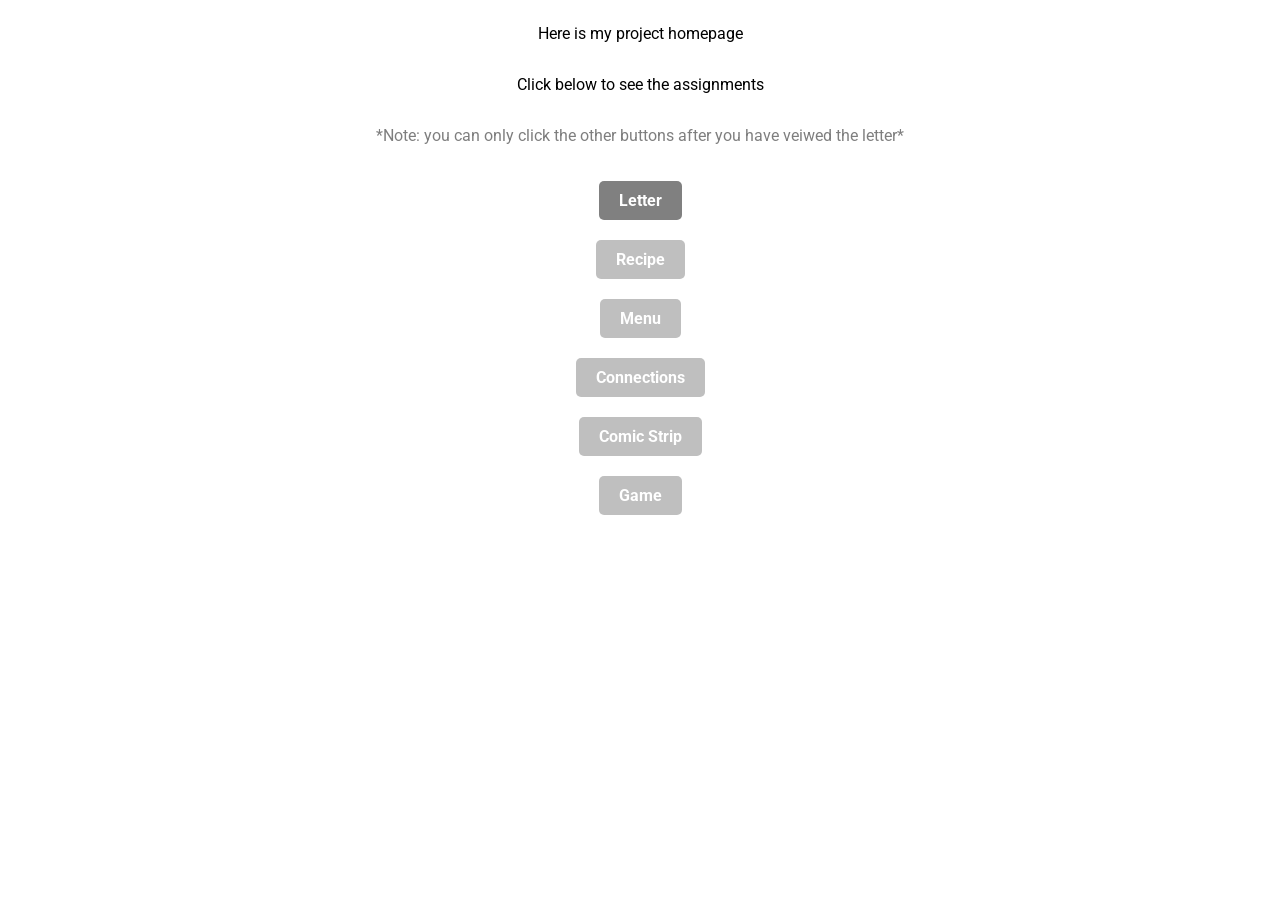
<file: index.html>
<!DOCTYPE html>
<html lang="en">
<!-- https://6somedude7.github.io/EnglishProject/ -->
<head>
  <title>Home Page</title>
  <link rel="stylesheet" href="index.css">
  <link rel="stylesheet" href="General/general.css">
  <link rel="preconnect" href="https://fonts.googleapis.com">
  <link rel="preconnect" href="https://fonts.gstatic.com" crossorigin>
  <link href="https://fonts.googleapis.com/css2?family=Roboto:ital,wght@0,100..900;1,100..900&display=swap" rel="stylesheet">
</head>

<body>
  <div class="headerDiv">
    <p>Here is my project homepage</p>
    <p>Click below to see the assignments</p>
  </div>
  <div class="linksDiv">
    <p>*Note: you can only click the other buttons after you have veiwed the letter*</p>
    <a class="fBtn" href="Letter/letter.html">Letter</a>
    <a class="fBtn locked" href="Recipe/recipe.html">Recipe</a>
    <a class="fBtn locked" href="Menu/menu.html">Menu</a>
    <a class="fBtn locked" href="Connections/connections.html">Connections</a>
    <a class="fBtn locked" href="ComicStrip/comic.html">Comic Strip</a>
    <a class="fBtn locked" href="Game/game.html">Game</a>
  </div>

  <script src="index.js"></script>
</body>
</html>
</file>
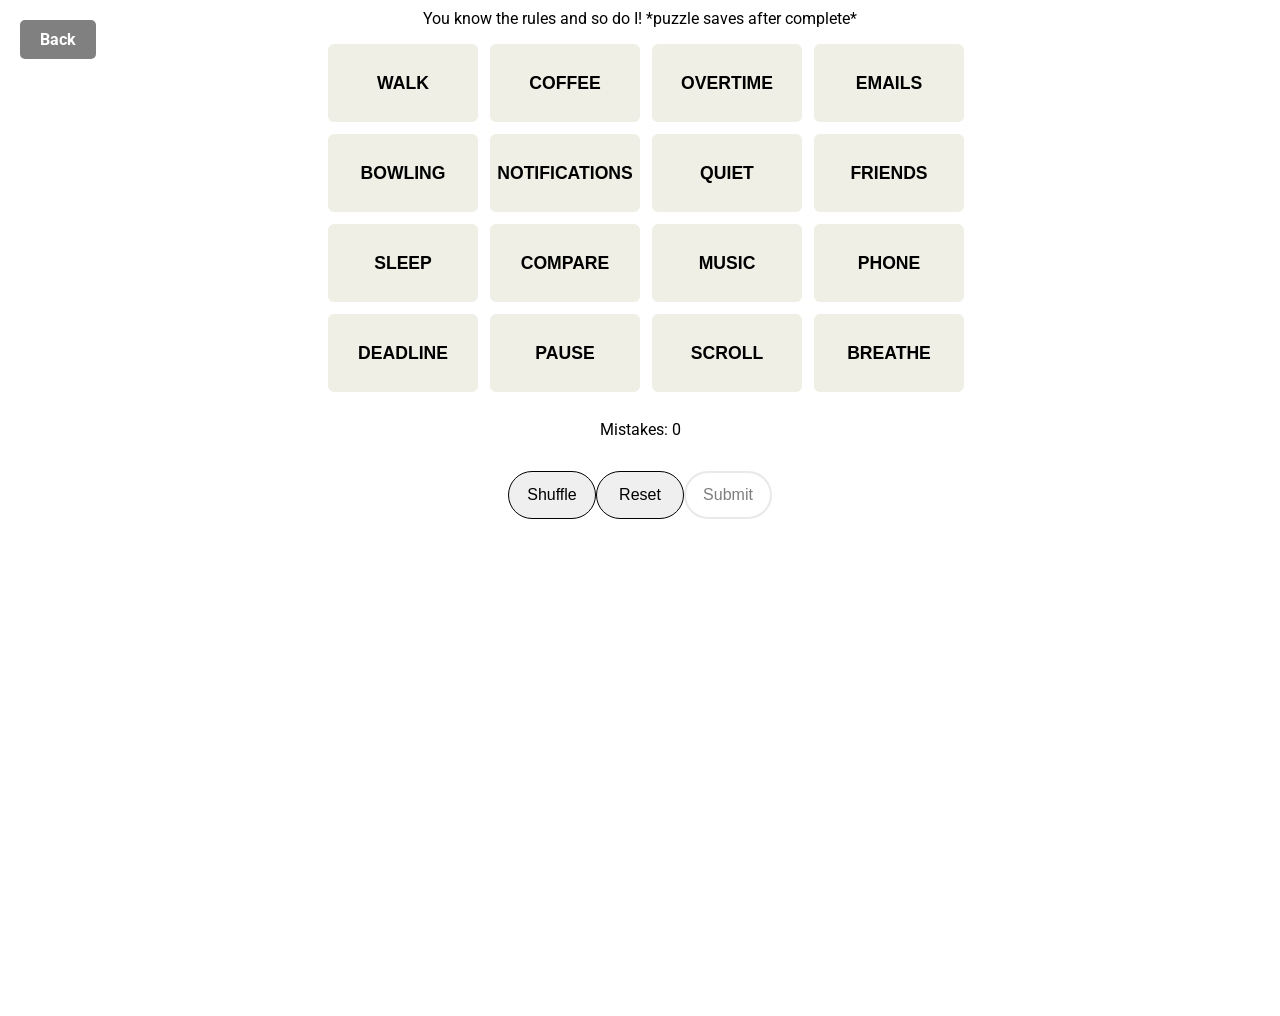
<file: Connections/connections.html>
<!DOCTYPE html>
<html lang="en">

<head>
  <title>Connections</title>
  <link rel="stylesheet" href="connections.css">
  <link rel="stylesheet" href="trasformations.css">
  <link rel="stylesheet" href="../General/general.css">
  <link rel="preconnect" href="https://fonts.googleapis.com">
  <link rel="preconnect" href="https://fonts.gstatic.com" crossorigin>
  <link href="https://fonts.googleapis.com/css2?family=Roboto:ital,wght@0,100..900;1,100..900&display=swap" rel="stylesheet">
</head>

<body>
  
  <div>
    <a class="fBtn" href="../index.html">Back</a>
  </div>



  <div class="mainDiv">
    <p class="rulesP">You know the rules and so do I! *puzzle saves after complete*</p>
    <div class="gameBoard">
      <div class="SolvedDiv">
        <div class="solvedGroup" data-group="0">
          <h3>DOGS</h3>
          <p>A, B, C, D</p>
        </div>
        <div class="solvedGroup" data-group="1">
          <h3>THINGS THAT STRESS PEOPLE</h3>
          <p>W, X, Y, Z</p>
        </div>
        <div class="solvedGroup" data-group="2">
          <h3>WAY PEOPLE REALEAVE STRESS</h3>
          <p>1, 2, 3, 4</p>
        </div>
        <div class="solvedGroup" data-group="3">
          <h3>???</h3>
          <p>PAIN, MORE PAIN, EVEN MORE PAIN, MAX PAIN</p>
        </div>
      </div>
      <div>
        <div class="categorysDiv">
          <!-- 1st category buttons,   
  ["SLEEP", "MUSIC", "BOWLING", "FRIENDS"],
  ["COFFEE", "OVERTIME", "DEADLINE", "EMAILS"],
  ["PHONE", "SCROLL", "COMPARE", "NOTIFICATIONS"],
  ["BREATHE", "WALK", "QUIET", "PAUSE"]-->

          <button class="tile">
            SLEEP
          </button>
          <button class="tile">
            MUSIC
          </button>
          <button class="tile">
            BOWLING
          </button>
          <button class="tile">
            FRIENDS
          </button>
          <!-- 2nd category buttons -->
          <button class="tile">
            COFFEE
          </button>
          <button class="tile">
            OVERTIME
          </button>
          <button class="tile">
            DEADLINE
          </button>
          <button class="tile">
            EMAILS
          </button>
          <!-- 3rd category buttons -->
          <button class="tile">
            PHONE
          </button>
          <button class="tile">
            SCROLL
          </button>
          <button class="tile">
            COMPARE
          </button>
          <button class="tile">
            NOTIFICATIONS
          </button>
          <!-- 4th category buttons -->
          <button class="tile">
            BREATHE
          </button>
          <button class="tile">
            WALK
          </button>
          <button class="tile">
            QUIET
          </button>
          <button class="tile">
            PAUSE
          </button>
        </div>
      </div>
        <div class="mistakesDiv">
          <p class="mistakesP">

          </p>
        </div>
        <div class="submitButtonDiv">
          <button class="shuffleButton" data-group="0">Shuffle</button>
          <button class="shuffleButton" data-group="1">Reset</button>
          <button class="submitButton">Submit</button>
          
        </div>
      </div>
    </div>
    <div class="notSolvedDiv">
    </div>
    <div class="oneAwayPopup" id="oneAwayPopup">
      One away!
    </div>
    <div class="winPopup" id="winPopup">
      <div class="winBox">
        <h2>Puzzle Complete</h2>
        <p>You finished the puzzle.</p>
        <button id="closeWin">Close</button>
      </div>
    </div>
  </div>
  
  <script src="connections.js"></script>
</body>
</html>
</file>
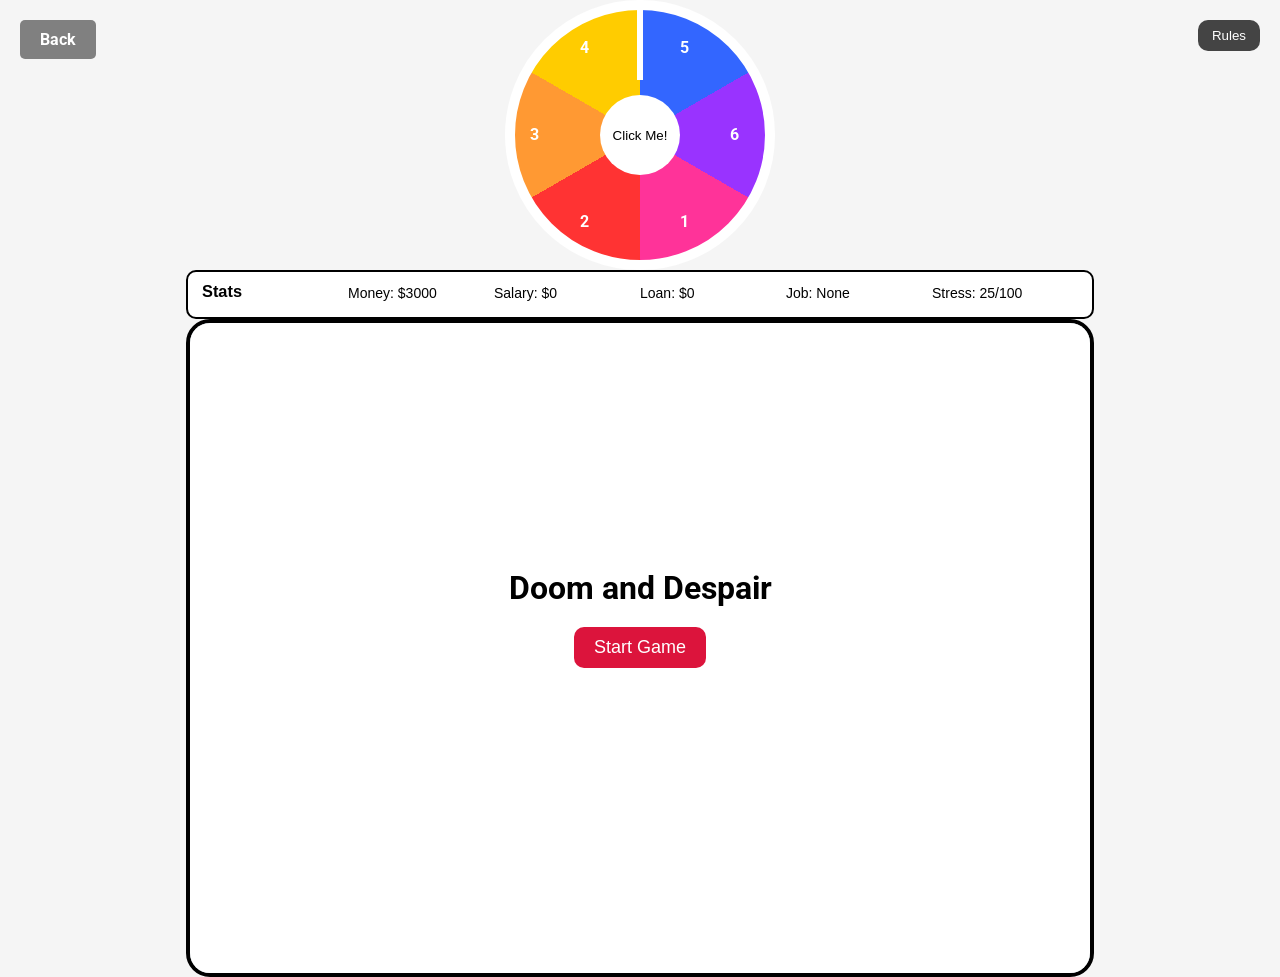
<file: Game/game.html>
<!DOCTYPE html>
<html lang="en">

<head>
  <title>Project Doom and Dispair</title>
  <link rel="stylesheet" href="css/game.css">
  <link rel="stylesheet" href="css/spinner.css">
  <link rel="stylesheet" href="css/rulesPage.css">
  <link rel="stylesheet" href="css/startScreen.css">
  <link rel="stylesheet" href="../General/general.css">
  <link rel="preconnect" href="https://fonts.googleapis.com">
  <link rel="preconnect" href="https://fonts.gstatic.com" crossorigin>
  <link href="https://fonts.googleapis.com/css2?family=Roboto:ital,wght@0,100..900;1,100..900&display=swap" rel="stylesheet">
</head>

<body>
  <div>
    <a class="fBtn" href="../index.html">Back</a>

    <div id="gameContainer">
      <button id="rulesBtn">Rules</button>
      <div id="rulesOverlay" class="hidden">
        <div class="rulesBox">
          <button id="closeRules">✖</button>

          <h2>How to Play</h2>
          <p>🚗 Click on a path at the start: Career or College.</p>
          <p>🎯 Spin the wheel to move your car forward.</p>
          <p>💰 Land on Pay Day spaces to earn money.</p>
          <p>🛑 Stop spaces trigger events.</p>
          <p>🏁 Retire or ... to end the game.</p>
        </div>
      </div>

      <div class="container">
        <div class="spinner-wrapper">
          <div class="pointer"></div>
          <div class="spinner" id="spinner">
            <div class="center"></div>
            <div class="numbers">
              <div class="numbers">
                <span style="--i:1">1</span>
                <span style="--i:2">2</span>
                <span style="--i:3">3</span>
                <span style="--i:4">4</span>
                <span style="--i:5">5</span>
                <span style="--i:6">6</span>
                <button class="spinBtn">Click Me!</button>
              </div>
            </div>
          </div>
        </div>
      </div>


      <div id="statScreen">
        <h3>Stats</h3>
        <p>Money: <span id="moneyStat">$1000</span></p>
        <p>Salary: <span id="salaryStat">$0</span></p>
        <p>Loan: <span id="loanStat">$0</span></p>
        <p>Job: <span id="jobStat">None</span></p>
        <p>Stress: <span id="stressStat">25/100</span></p>
      </div>
      <div class="board">
        <svg id="pathLines"></svg>
        <div id="startOverlay">
          <div class="startBox">
            <h1>Doom and Despair</h1>
            <button id="startBtn">Start Game</button>
          </div>
        </div>

        <div id="pathChoiceOverlay">
          <div class="choiceCard" id="careerChoice">Career</div>
          <div class="choiceCard" id="collegeChoice">College</div>
        </div>
        <div id="jobOverlay">
          <div class="jobBox">
            <h2>Pick a Job</h2>
            <div id="jobCards"></div>
          </div>
        </div>
        <div id="eventOverlay">
          <div id="eventCard">
            <h2 id="eventTitle">Event</h2>
            <p id="eventText"></p>
            <button id="eventCloseBtn">Continue</button>
          </div>
        </div>
        <div id="eventOverlay">
          <div id="eventCard">
            <h2 id="eventTitle">Event</h2>
            <p id="eventText"></p>
            <button id="eventCloseBtn">Continue</button>
          </div>
        </div>
        <div id="stopOverlay">
          <div class="jobBox">
            <h2 id="stopTitle">Choose Path</h2>
            <p id="stopText"></p>
            <div id="stopCards"></div>
          </div>
        </div>
        <div id="player" class="player-car">🚗</div>
      </div>
    </div>
  </div>
  <script src="js/game.js"></script>
  <script src="js/rules.js"></script>
</body>
</html>
</file>
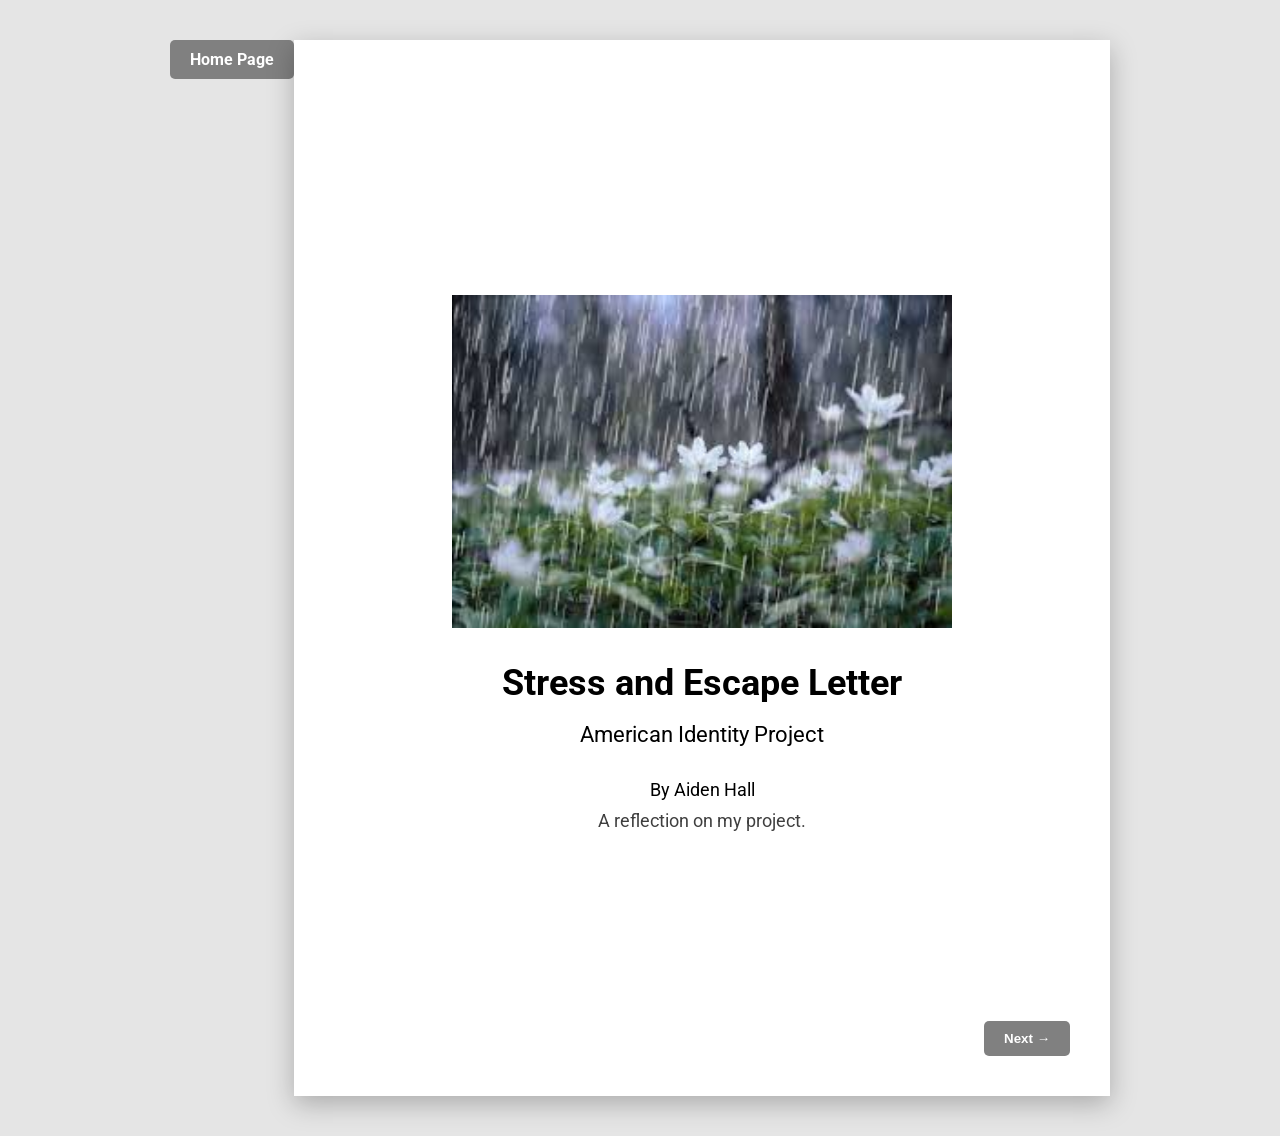
<file: Letter/letter.html>
<!DOCTYPE html>
<html lang="en">
<!-- https://6somedude7.github.io/EnglishProject/ -->
<head>
  <title>Home Page</title>
  <link rel="stylesheet" href="letter.css">
  <link rel="stylesheet" href="../General/general.css">
  <link rel="preconnect" href="https://fonts.googleapis.com">
  <link rel="preconnect" href="https://fonts.gstatic.com" crossorigin>
  <link href="https://fonts.googleapis.com/css2?family=Roboto:ital,wght@0,100..900;1,100..900&display=swap" rel="stylesheet">
</head>

<body>
  <div>
    <a class="fBtn" href="../index.html">Home Page</a>
  </div>

  <main class="paper">
  <section id="letterPage" class="letter-page">
      <p class="no-indent">Dear Viewer,</p>

      <p>Throughout my American Identity project, I explored the idea that modern American identity is often shaped by hard work, stress, pressure, and the search for balance. Many people in America constantly try to balance work, responsibilities, relationships, and hobbies, all while trying to find time for themselves. I wanted my projects to reflect both the pressure people experience and the ways they escape or cope with that pressure.</p>

      <p>Many of my projects use games, entertainment, and technology because I believe these are important parts of modern American life. My Game of Life remake focuses on financial choices, stress, debt, and relationships, while my puzzle game (Connections remake) represents burnout and pressure. My comic focuses on friendship and emotional support, showing how people often rely on others during stressful times. Even my smaller projects connect to creativity and self-expression through design and interaction.</p>

      <p>While working on these projects, I began to understand that American identity is not only about success and ambition, but also about the stress and expectations that often come with them. At the same time, hobbies, games, creativity, and entertainment can help people manage stress and express themselves. I wanted my projects to reflect both sides of that experience.</p>

      <p>This project also helped me grow personally. I improved my coding, design, and problem-solving skills while learning how creative projects can communicate larger ideas about people and society. Overall, this project helped me better understand how stress, technology, entertainment, and individuality all connect to modern American identity.</p>

      <p class="no-indent">Sincerely,<br>Aiden Hall</p>

      <button id="backBtn">← Back</button>

  </section>

  <section id="coverPage" class="cover-page">
    <div class="cover-content">
      <img src="img.jpg">
      <h1>Stress and Escape Letter</h1>
      <h2>American Identity Project</h2>
      <p>By Aiden Hall</p>
      <p class="cover-small">
        A reflection on my project.
      </p>
    </div>

    <button id="nextBtn">Next →</button>
  </section>
</main>

  <script src="letter.js"></script>
</body>
</html>
</file>
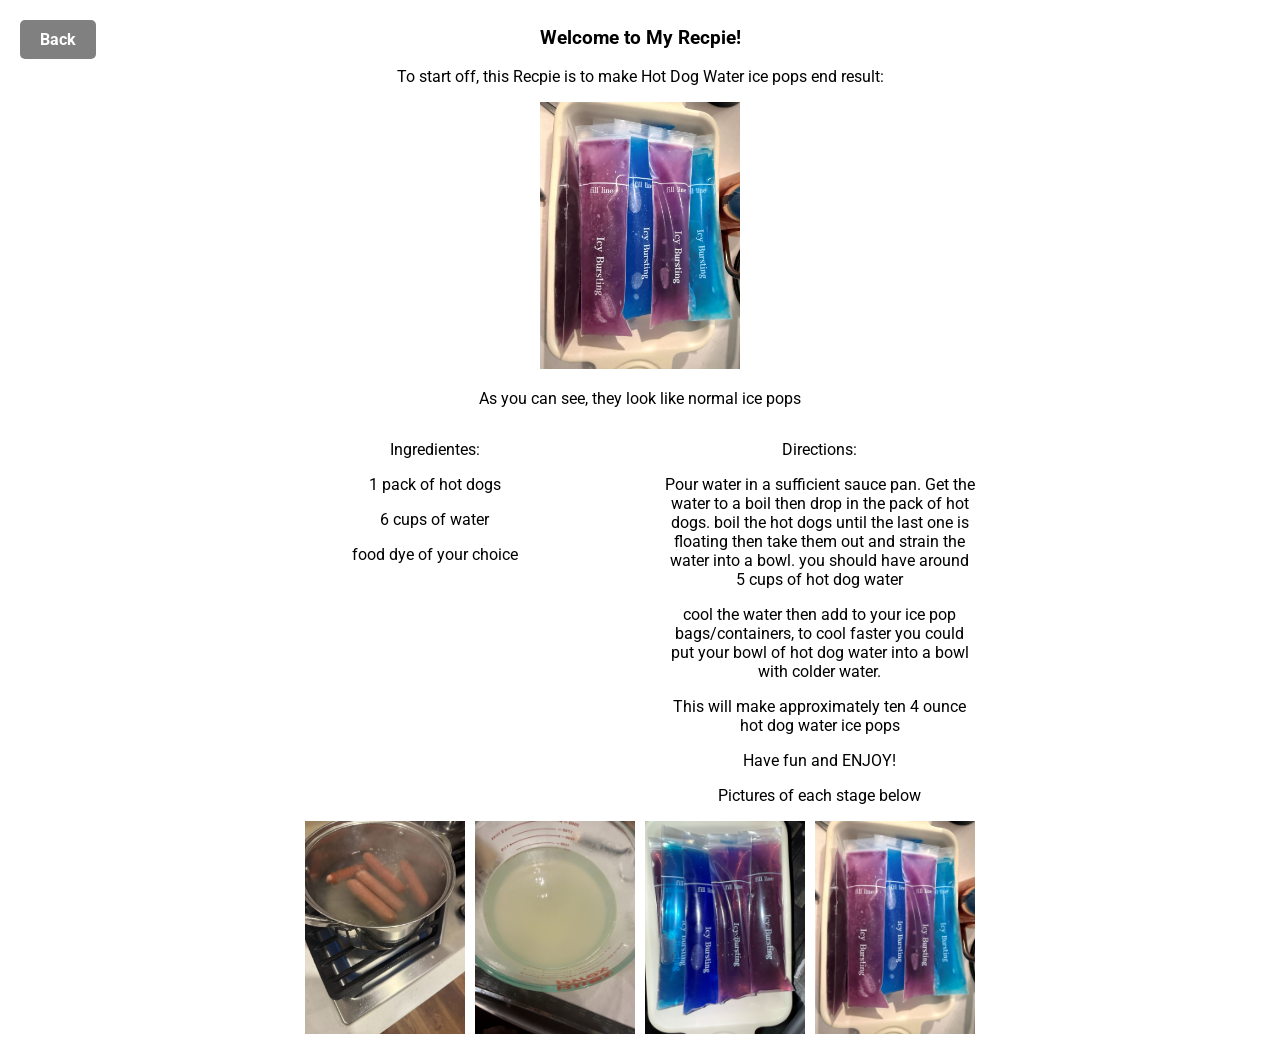
<file: Recipe/recipe.html>
<!DOCTYPE html>
<html lang="en">

<head>
  <title>Recpie</title>
  <link rel="stylesheet" href="recipe.css">
  <link rel="stylesheet" href="../General/general.css">
  <link rel="preconnect" href="https://fonts.googleapis.com">
  <link rel="preconnect" href="https://fonts.gstatic.com" crossorigin>
  <link href="https://fonts.googleapis.com/css2?family=Roboto:ital,wght@0,100..900;1,100..900&display=swap" rel="stylesheet">

</head>

<body>

  <div>
    <a class="fBtn" href="../index.html">Back</a>
  </div>
  <div class="mainDiv">
    <div class="wordsDiv">
      <h3>Welcome to My Recpie!</h3>
      <p>To start off, this Recpie is to make Hot Dog Water ice pops end result:</p>
      <div class="endResultDiv">
        <img src="Images/EndResult.jpg">
      </div>
      <p>As you can see, they look like normal ice pops</p>
      <div class="yesDiv">
        <div class="ingredientesDiv">
          
          <p>Ingredientes:</p>
          <p>1 pack of hot dogs</p>
          <p>6 cups of water</p>
          <p>food dye of your choice</p>
        </div>
        <div class="directionsDiv">
          <p>Directions:</p>
          <p>Pour water in a sufficient sauce pan. Get the water to a boil then drop in the pack of hot dogs. boil the hot dogs until the last one is floating then take them out and strain the water into a bowl. you should have around 5 cups of hot dog water</p>
          <p>cool the water then add to your ice pop bags/containers, to cool faster you could put your bowl of hot dog water into a bowl with colder water.</p>
          <p>This will make approximately ten 4 ounce hot dog water ice pops</p>
          <p>Have fun and ENJOY!</p>
          <p>Pictures of each stage below</p>
        </div>
      </div>
      <div class="dogPictures">
        <img src="Images/Cooked.jpg">
        <img src="Images/Water.jpg">
        <img src="Images/NotFrozen.jpg">
        <img src="Images/EndResult.jpg">
      </div>
    </div>
  </div>
</body>
</html>
</file>
<file: index.css>
body {
  font-family: 'Roboto', 'Arial';
}

div {
  display: flex;
  align-items: center;
  flex-direction: column;
}

.linksDiv {
  row-gap: 20px;
}

.linksDiv p {
  opacity: .5;
}

.locked {
  pointer-events: none;
  opacity: 0.5;
  cursor: not-allowed;
}
</file>
<file: General/general.css>
body {
  font-family: 'Roboto', 'Arial';
}

.fBtn {
  display: inline-block;
  padding: 10px 20px;
  background-color: grey;
  color: white;
  text-decoration: none;
  border-radius: 5px;
  font-weight: bold;
}

.fBtn:hover {
  background-color: rgb(170, 163, 163);
}
</file>
<file: Connections/connections.css>
body {
  font-family: 'Roboto', 'Arial';
  height: 1000px;
  display: flex;
  justify-content: center;
  align-items: flex-start;
  color: black;
}

.fBtn {
  position: absolute;
  top: 20px;
  left: 20px;
  display: inline-block;
  padding: 10px 20px;
  background-color: grey;
  color: white;
  text-decoration: none;
  border-radius: 5px;
  font-weight: bold;
}

.fBtn:hover {
  background-color: rgb(170, 163, 163);
}

.tile {
  font-size: 20px;
  border: 0px;
  background-color: #EFEFE6;
  height: 80px;
  width: 150px;
  cursor: pointer;
  font-weight: 700;
}

.activeButton {
  border: 0px;
  background-color: rgb(67, 77, 65);
  color: white;
  cursor: pointer;
}

.shuffleButton {
  border-radius: 24px;
  height: 48px;
  width: 88px;
  font-size: 16px;
  cursor: pointer;
  border-style: solid;
  border-width: 1px;
}
.shuffleButton:active {
  opacity: 0.5;
  cursor: not-allowed;
  color: black;
  background-color: white;
  cursor: default;
}

.submitButton {
  border-radius: 24px;
  height: 48px;
  width: 88px;
  font-size: 16px;
  cursor: pointer;
  border-style: solid;
  border-width: 2px;
  background-color: black;
  color: white;
}

.submitButton:disabled {
  opacity: 0.5;
  cursor: not-allowed;
  color: black;
  background-color: white;
  cursor: default;
}

.mainDiv {
  display: flex;
  flex-direction: column;
  align-items: center;
  justify-content: center;
  width: calc(3 * 8px + 4 * 150px);
  min-height: 400px;
}

.rulesP {
  width: 100%;
  text-align: center;
}

.gameBoard {
  position: relative;
  width: calc(3 * 8px + 4 * 150px);
  height: calc(3 * 8px + 4 * 80px + 3 * 8px);
}

.SolvedDiv {
  position: absolute;
  display: grid;
  row-gap: 8px;
  top: 0;
  left: 0;
  right: 0;
  z-index: 1;
}

.categorysDiv {
  display: grid;
  position: absolute;
  top: 0;
  left: 0;
  right: 0;
  z-index: 2;
  gap: 8px;
  width: calc(3 * 8px + 4 * 150px);
  grid-template-columns: repeat(4, 1fr);
  min-height: 0;
  min-width: 0;
}

.submitButtonDiv {
  display: flex;
  align-items: center;
  justify-content: center;
}

.solvedGroup {
  display: flex;
  flex-direction: column;
  justify-content: center;
  align-items: center;
  width: calc(3 * 8px + 4 * 150px);
  background-color: rgb(249, 223, 109);
  height: 80px;
  border-radius: 5px;
}

.mistakesDiv {
  display: flex;
  justify-content: center;
  padding-top: 375px;
}
h3 {
  margin-bottom: 1px
}

p {
  margin-top: 1px;
}


.winPopup {
  position: fixed;
  top: 0;
  left: 0;
  width: 100%;
  height: 100%;
  background-color: rgba(0, 0, 0, 0.45);
  display: none;
  justify-content: center;
  align-items: center;
  z-index: 999;
}

.winPopup.show {
  display: flex;
}

.winBox {
  background-color: white;
  padding: 30px;
  border-radius: 10px;
  text-align: center;
  width: 300px;
}

.winBox button {
  margin-top: 15px;
  padding: 10px 20px;
  border-radius: 20px;
  cursor: pointer;
}
</file>
<file: Connections/trasformations.css>
.SolvedDiv {
  display: grid;
  row-gap: 12px;
  margin-bottom: 16px;
}

.solvedGroup {
  display: flex;
  flex-direction: column;
  justify-content: center;
  align-items: center;

  min-height: 78px;
  border-radius: 6px;
  background-color: rgb(232, 214, 111);

  opacity: 0;
  transform: scale(0.96);
  pointer-events: none;

  transition: opacity 0.35s ease, transform 0.35s ease;
}

.solvedGroup.showSolved {
  opacity: 1;
  transform: scale(1);
}

.solvedGroup h3 {
  margin: 0;
  font-size: 2rem;
  font-weight: 700;
}

.solvedGroup p {
  margin: 4px 0 0;
  font-size: 1.2rem;
}

.categorysDiv {
  display: grid;
  grid-template-columns: repeat(4, 1fr);
  gap: 12px;
}

.categorysDiv button {
  height: 78px;
  border: none;
  border-radius: 6px;
  font-size: 1.1rem;
  font-weight: 700;
  cursor: pointer;
  transition: transform 0.35s ease, opacity 0.35s ease, visibility 0.35s ease;
}

.categorysDiv button.correctShrink {
  opacity: 0;
  transform: scale(0.7);
  pointer-events: none;
}

.categorysDiv button.gone {
  visibility: hidden;
}

.submitButtonDiv {
  margin-top: 16px;
  display: flex;
  justify-content: center;
}

.solvedGroup {
  transition: opacity 0.35s ease 0.15s, transform 0.35s ease 0.15s;
}

@keyframes wrongShake {
  0% { transform: translateX(0); }
  20% { transform: translateX(-6px); }
  40% { transform: translateX(6px); }
  60% { transform: translateX(-4px); }
  80% { transform: translateX(4px); }
  100% { transform: translateX(0); }
}

@keyframes wrongFlash {
  0% { background-color: inherit; }
  50% { background-color: #ff4d4d; }
  100% { background-color: inherit; }
}

.wrongGuess {
  animation: wrongShake 0.3s ease, wrongFlash 0.3s ease;
}

.oneAwayPopup {
  position: fixed;
  top: 20px;
  left: 50%;
  transform: translateX(-50%);
  background: #222;
  color: white;
  padding: 12px 20px;
  border-radius: 10px;
  font-weight: bold;
  opacity: 0;
  pointer-events: none;
  transition: opacity 0.3s ease;
  z-index: 1000;
}

.oneAwayPopup.show {
  opacity: 1;
}
</file>
<file: Game/css/game.css>
.fBtn {
  position: absolute;
  top: 20px;
  left: 20px;
  display: inline-block;
  padding: 10px 20px;
  background-color: grey;
  color: white;
  text-decoration: none;
  border-radius: 5px;
  font-weight: bold;
}

body {
  margin: 0;
  min-height: 100vh;
  display: flex;
  justify-content: center;
  align-items: center;
  background: #f5f5f5;
}

.board {
  width: 900px;
  height: 650px;
  position: relative;
  background: #e8f7ff;
  border: 4px solid black;
  border-radius: 24px;
}

.tile {
  width: 70px;
  height: 50px;
  position: absolute;
  transform: translate(-50%);
  border: 2px solid black;
  border-radius: 12px;
  background: white;
  color: white;

  display: flex;
  justify-content: center;
  align-items: center;

  font-weight: bold;
  font-size: 13px;
}

.tile {
  display: flex;
  justify-content: center;
  align-items: center;

  text-align: center;
  line-height: 1.1;

  padding: 4px;
  box-sizing: border-box;

  white-space: normal;
}

.start {
  background: url("../images/arrow.png") center / contain no-repeat !important;
  border: none !important;
  background-position: 50% 85%; /* tweak this */

  width: 125px;
  height: 125px;
}

.event { background: purple;}
.death { background: orange;}
.career { background: palevioletred; }
.college { background: gold; }
.payday { background: green; }
.stop { background: tomato; }
.retire  { background: blue; }
.action { background: #7b1fa2; }

.job-stop,
.married-stop,
.grow-stop,
.crisis-stop {
 text-align: center;
  background: #e53935;
  color: white;
  font-weight: bold;

  display: flex;
  justify-content: center;
  align-items: center;

  clip-path: polygon(
    30% 0%, 70% 0%,
    100% 30%, 100% 70%,
    70% 100%, 30% 100%,
    0% 70%, 0% 30%
  );

  width: 75px;
  height: 75px;

  border: 3px solid white;

  padding: 2px;
}

.player-car {
  position: absolute;
  transform: translate(-50%);

  z-index: 50;
  font-size: 32px;
  transition: left 0.35s ease, top 0.35s ease;
  width: 45px;
  height: 45px;

  display: flex;
  justify-content: center;
  align-items: center;
}

.tile {
  transition: transform 0.2s ease;
}

.tile:hover {
  transform: translate(-50%) scale(1.1);
}

#pathLines {
  position: absolute;
  inset: 0;
  width: 100%;
  height: 100%;
  pointer-events: none;
}

#eventOverlay {
  position: absolute;
  inset: 0;
  background: rgba(0,0,0,0.35);

  display: none;
  justify-content: center;
  align-items: center;

  z-index: 250;
}

#eventOverlay.show {
  display: flex;
}

#eventCard {
  width: 320px;
  min-height: 170px;
  background: white;
  border: 4px solid black;
  border-radius: 18px;
  padding: 20px;
  text-align: center;

  display: flex;
  flex-direction: column;
  justify-content: space-between;
  gap: 14px;
}

#eventCard h2 {
  margin: 0;
}

#eventCard p {
  margin: 0;
  font-size: 18px;
  line-height: 1.25;
}

#eventCloseBtn {
  padding: 10px 18px;
  border: none;
  border-radius: 10px;
  background: crimson;
  color: white;
  font-weight: bold;
  cursor: pointer;
}

#eventCloseBtn:hover {
  transform: scale(1.05);
}
</file>
<file: Game/css/spinner.css>
.spinner-wrapper {
  display: flex;
  flex-direction: column;
  align-items: center;
  gap: 20px;
}

.spinner {
  width: 250px;
  height: 250px;
  border-radius: 50%;
  position: relative;
  border: 10px solid white;

  background: conic-gradient(
  #3366ff 0deg 60deg,    /* 1 */
  #9933ff 60deg 120deg,  /* 2 */
  #ff3399 120deg 180deg, /* 3 */
  #ff3333 180deg 240deg, /* 4 */
  #ff9933 240deg 300deg, /* 5 */
  #ffcc00 300deg 360deg  /* 6 */
);

  transition: transform 3s cubic-bezier(0.2, 0.8, 0.2, 1);
}

.center {
  width: 80px;
  height: 80px;
  background: white;
  border-radius: 50%;
  position: absolute;
  top: 50%;
  left: 50%;
  transform: translate(-50%, -50%);
}

/* Pointer */
.pointer {
  width: 6px;
  height: 80px;
  background: white;
  position: absolute;
  z-index: 2;
}

.numbers {
  position: absolute;
  width: 250px;
  height: 250px;
  top: 0;
  left: 0;
}

.numbers span {
  position: absolute;
  top: 46%;
  left: 46%;
  transform:
    rotate(calc(var(--i) * 60deg))
    translate(100px)
    rotate(calc(var(--i) * -60deg));

  font-weight: bold;
  color: white;
}

.spinBtn {
  position: absolute;
  inset: 0; /* top:0 left:0 right:0 bottom:0 */

  background: transparent;
  border: none;
  cursor: pointer;

  z-index: 5;
}

.spinBtn:hover {
  background: rgba(255,255,255,0.05);
}

#statScreen {
  display: grid;
  grid-template-columns: repeat(6, 1fr);
  position: relative;

  font-family: Arial, sans-serif;
  font-size: 14px;

  background: white;
  border: 2px solid black;
  border-radius: 10px;
  padding: 10px 14px;

  z-index: 50;
}

#statScreen h3 {
  margin: 0 0 6px;
}

#statScreen p {
  margin: 3px 0;
}
</file>
<file: Game/css/rulesPage.css>
#rulesBtn {
  position: fixed;
  top: 20px;
  right: 20px;
  z-index: 100;

  padding: 8px 14px;
  border-radius: 10px;
  border: none;
  background: #444;
  color: white;
  cursor: pointer;
}

#rulesOverlay {
  position: fixed;
  inset: 0;

  background: rgba(0,0,0,0.5);

  display: flex;
  justify-content: center;
  align-items: center;

  opacity: 0;
  visibility: hidden;
  pointer-events: none;

  transition: opacity 0.25s ease;
  z-index: 200;
}

#rulesOverlay.show {
  opacity: 1;
  visibility: visible;
  pointer-events: auto;
}

.rulesBox {
  background: white;
  padding: 25px;
  border-radius: 16px;
  width: 320px;
  text-align: center;
  position: relative;
}

#closeRules {
  position: absolute;
  top: 10px;
  right: 10px;
  border: none;
  background: transparent;
  font-size: 18px;
  cursor: pointer;
}
</file>
<file: Game/css/startScreen.css>
#startOverlay {
  position: absolute;
  inset: 0;

  background: rgba(0, 0, 0, 0.4);

  display: flex;
  justify-content: center;
  align-items: center;
  border-radius: 20px;

  z-index: 100;
}

.startBox {
  background: white;
  width: 900px;
  height: 650px;
  border-radius: 20px;
  text-align: center;
}

.startBox h1 {
  padding-top: 25%;
  margin-bottom: 20px;
}

#startBtn {
  padding: 10px 20px;
  font-size: 18px;
  border: none;
  border-radius: 10px;
  background: crimson;
  color: white;
  cursor: pointer;
}


#pathChoiceOverlay {
  position: absolute;
  inset: 0;
  background: rgba(0,0,0,0.45);

  display: none;
  justify-content: center;
  align-items: center;
  gap: 40px;
  border-radius: 20px;

  z-index: 150;
}

#pathChoiceOverlay.show {
  display: flex;
}

.choiceCard {
  width: 180px;
  height: 240px;
  background: white;
  border: 4px solid black;
  border-radius: 18px;

  display: flex;
  justify-content: center;
  align-items: center;

  font-size: 28px;
  font-weight: bold;
  cursor: pointer;

  transition: transform 0.2s ease;
}

.choiceCard:hover {
  transform: scale(1.08);
}

#jobOverlay {
  position: absolute;
  inset: 0;
  background: rgba(0,0,0,0.45);

  display: none;
  justify-content: center;
  align-items: center;

  z-index: 200;
}

#jobOverlay.show {
  display: flex;
}

.jobBox {
  background: white;
  border: 3px solid black;
  border-radius: 16px;
  padding: 20px;
  text-align: center;
}

#jobCards {
  display: flex;
  gap: 20px;
}

.jobCard {
  width: 150px;
  height: 190px;
  border: 3px solid black;
  border-radius: 14px;
  background: #f8f8f8;

  display: flex;
  flex-direction: column;
  justify-content: center;
  align-items: center;

  cursor: pointer;
}

.jobCard:hover {
  transform: scale(1.06);
}

#stopOverlay {
  position: absolute;
  inset: 0;
  background: rgba(0,0,0,0.45);

  display: none;
  justify-content: center;
  align-items: center;

  z-index: 200;
}

#stopOverlay.show {
  display: flex;
}

#stopCards {
  display: flex;
  gap: 20px;
}

.stopCard {
  width: 150px;
  height: 190px;
  border: 3px solid black;
  border-radius: 14px;
  background: #f8f8f8;

  display: flex;
  justify-content: center;
  align-items: center;
  text-align: center;

  font-size: 20px;
  font-weight: bold;
  cursor: pointer;
}

.stopCard:hover {
  transform: scale(1.06);
}
</file>
<file: Letter/letter.css>
body {
  margin: 0;
  min-height: 100vh;
  background: #e5e5e5;
  font-family: 'Roboto', 'Arial';

  display: flex;
  justify-content: center;
  align-items: flex-start;

  padding: 40px;
}

.paper {
  position: relative;
  width: 8.5in;
  min-height: 11in;
  background: white;
  padding: 1in;
  box-sizing: border-box;
  box-shadow: 0 8px 25px rgba(0,0,0,0.25);
}

.letter-page {
  font-family: "Times New Roman", serif;
  font-size: 12pt;
  line-height: 2;
}

.cover-page {
  position: absolute;
  inset: 0;
  background: white;
  z-index: 10;

  display: flex;
  justify-content: center;
  align-items: center;
  text-align: center;
  padding: 1in;
  box-sizing: border-box;
}

.cover-content {
  color: black;
}

.cover-content h1 {
  font-size: 36px;
  margin-bottom: 12px;
}

.cover-content h2 {
  font-size: 22px;
  font-weight: normal;
  margin-bottom: 32px;
}

.cover-content p {
  font-size: 18px;
  margin: 10px 0;
}

.cover-small {
  font-size: 14px;
  opacity: 0.75;
}

#nextBtn {
  position: absolute;
  bottom: 40px;
  right: 40px;
  display: inline-block;
  padding: 10px 20px;
  background-color: grey;
  color: white;
  text-decoration: none;
  border-radius: 5px;
  border-width: 0px;
  font-weight: bold;
}

#backBtn {
  position: absolute;
  bottom: 40px;
  right: 40px;
  display: inline-block;
  padding: 10px 20px;
  background-color: grey;
  color: white;
  text-decoration: none;
  border-radius: 5px;
  border-width: 0px;
  font-weight: bold;
}

#backBtn:hover {
  background-color: rgb(170, 163, 163);
}

img {
    width: 500px;
}
</file>
<file: Recipe/recipe.css>
body {
  font-family: 'Roboto', 'Arial';
  display: flex;
  justify-content: center;
  align-items: flex-start;
  text-align: center;
}

.fBtn {
  position: absolute;
  top: 20px;
  left: 20px;
  display: inline-block;
  padding: 10px 20px;
  background-color: grey;
  color: white;
  text-decoration: none;
  border-radius: 5px;
  font-weight: bold;
}

.endResultDiv img {
  width: 200px;

}

.wordsDiv {
  width: 100%;
}

.yesDiv {
  display: flex;
  align-items: start;
}

.ingredientesDiv {
  text-align: center;
  width: 50%;
  margin-right: 100px;
}

.directionsDiv {
  width: 400px;
}

.dogPictures {
  display: grid;
  grid-template-columns: repeat(4, 1fr);
  column-gap: 10px;

}

.dogPictures img {
  width: 160px;
}
</file>
